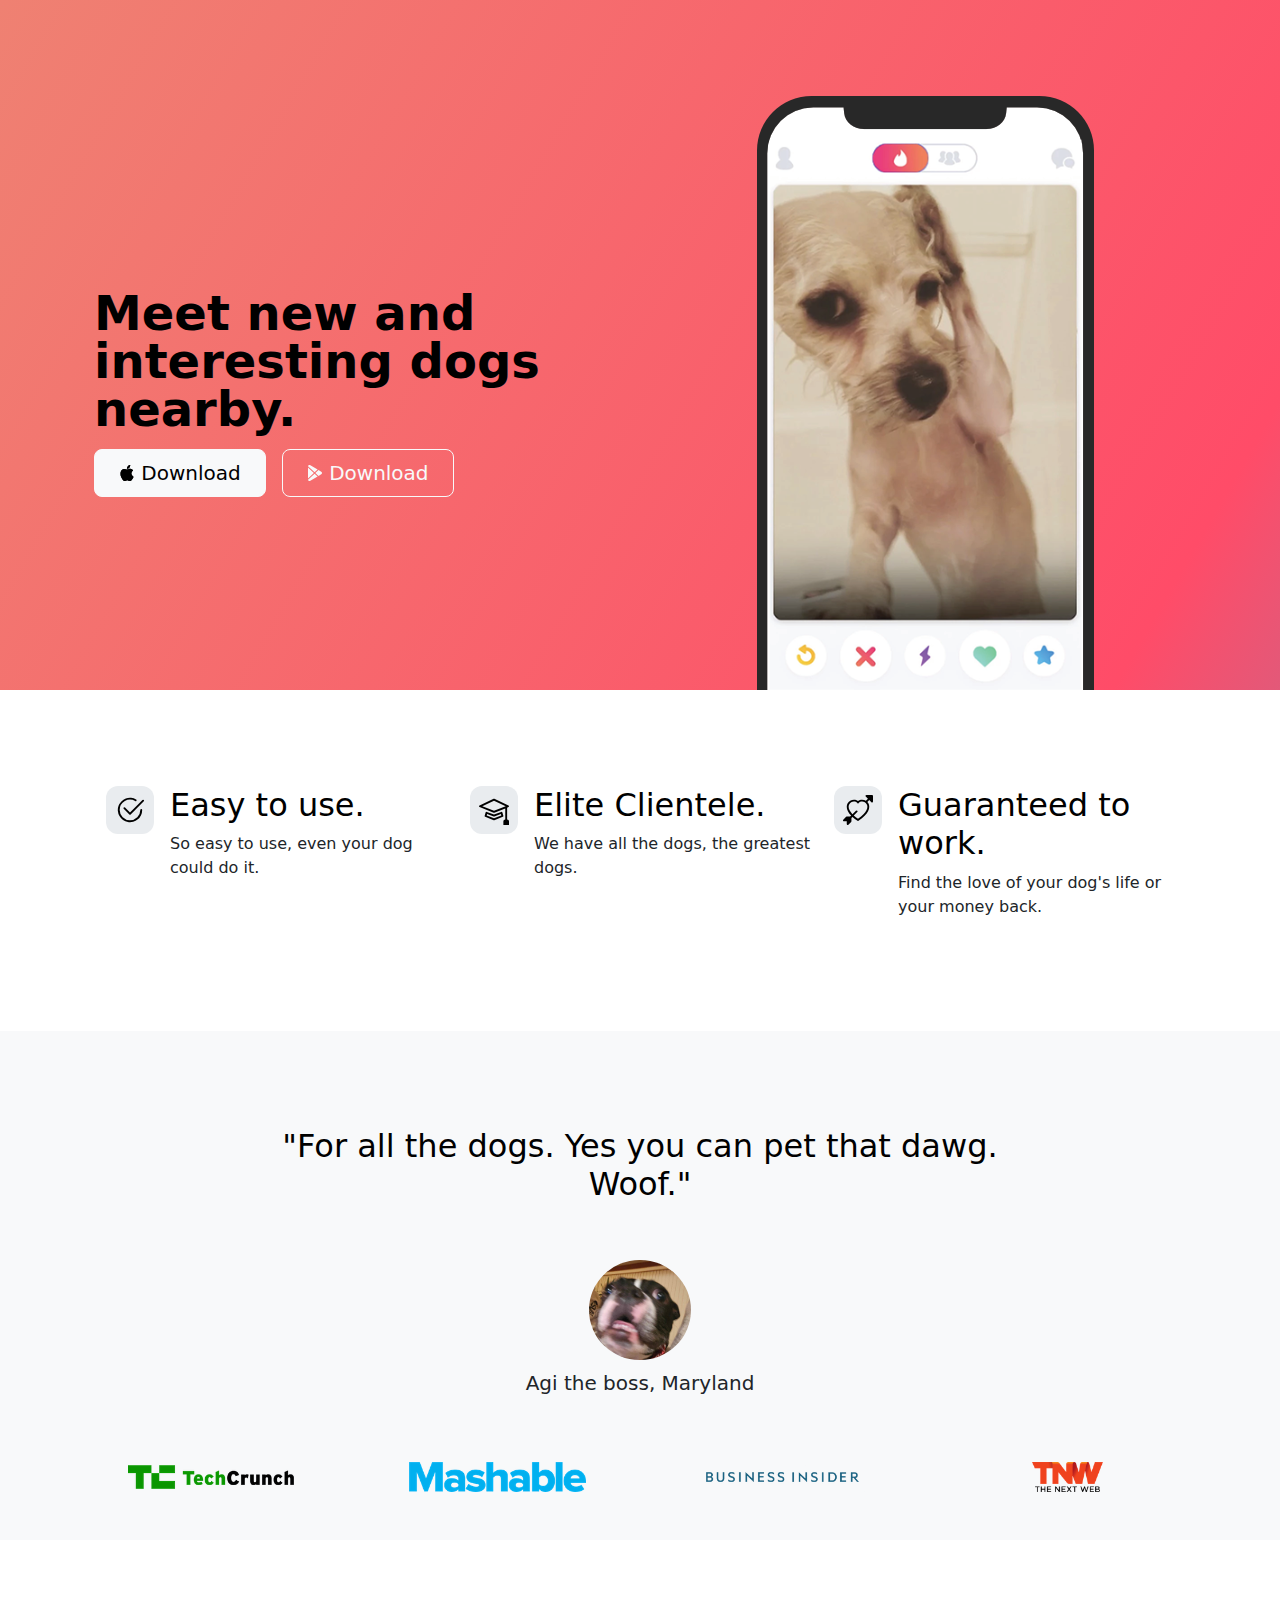
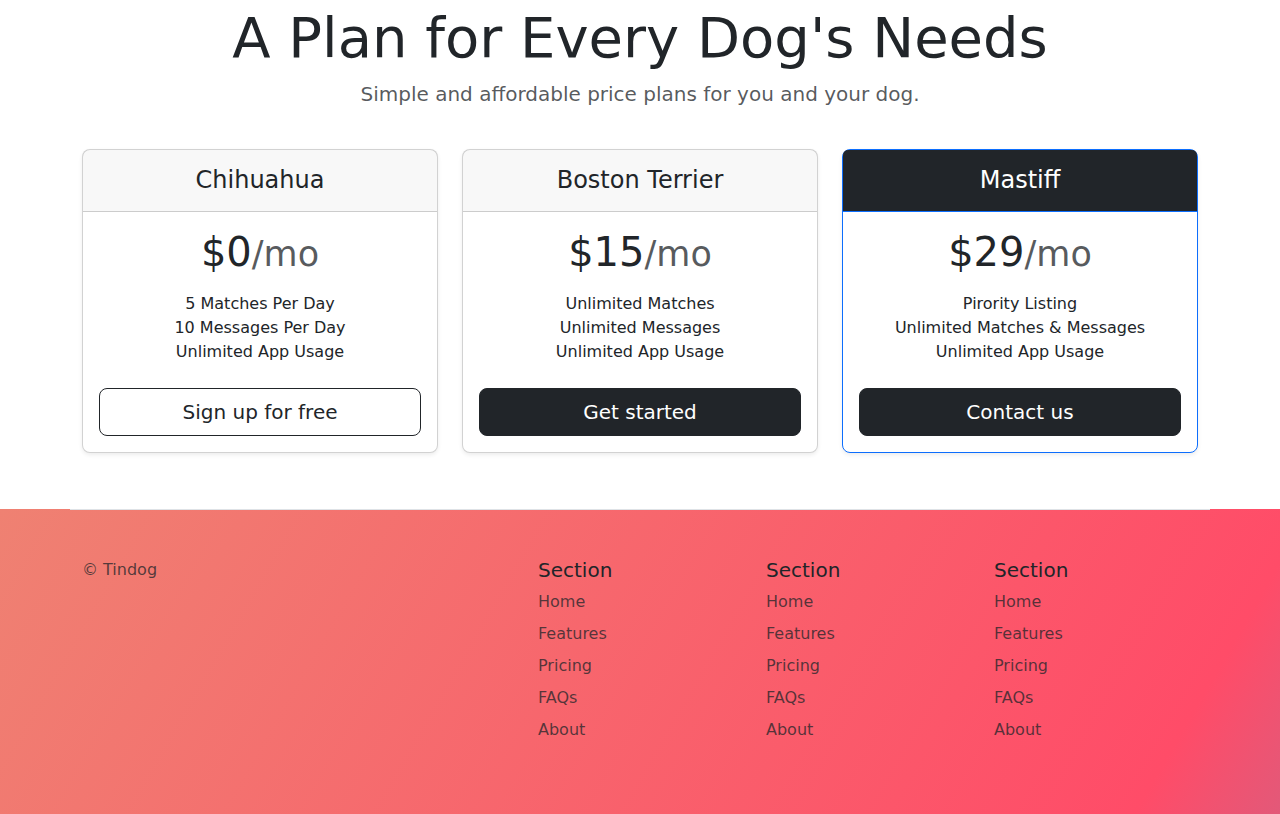
<file: assets/tindog.html>
<!DOCTYPE html>
<html lang="en">

<head>
  <meta charset="UTF-8">
  <meta name="viewport" content="width=device-width, initial-scale=1.0">
  <title>TinDog</title>
  <link rel="stylesheet" href="./css/style.css">
  <link href="https://cdn.jsdelivr.net/npm/bootstrap@5.3.3/dist/css/bootstrap.min.css" rel="stylesheet" integrity="sha384-QWTKZyjpPEjISv5WaRU9OFeRpok6YctnYmDr5pNlyT2bRjXh0JMhjY6hW+ALEwIH" crossorigin="anonymous">
  <script src="https://cdn.jsdelivr.net/npm/bootstrap@5.3.3/dist/js/bootstrap.bundle.min.js" integrity="sha384-YvpcrYf0tY3lHB60NNkmXc5s9fDVZLESaAA55NDzOxhy9GkcIdslK1eN7N6jIeHz" crossorigin="anonymous"></script>
</head>

<body> 

  <!-- Title -->
  <section id="title" class="gradient-background" >
    <div class="container col-xxl-8 px-4 py-5 pb-0 ">
      <div class="row flex-lg-row-reverse align-items-center g-5 py-5 pb-0">
        <div class="col-10 col-sm-8 col-lg-6 ">
          <img src="./images/iphone.png" class="d-block mx-lg-auto img-fluid " alt="Bootstrap Themes" loading="lazy">
        </div>
        <div class="col-lg-6">
          <h1 class="display-5 fw-bold text-body-emphasis lh-1 mb-3">Meet new and interesting dogs nearby.</h1>
            <div class="d-grid gap-2 d-md-flex justify-content-md-start ">
              <button type="button" class="btn btn-primary btn-lg px-4 me-md-2 btn-light ">
                <svg xmlns="http://www.w3.org/2000/svg" width="16" height="16" fill="currentColor"class="bi bi-apple mb-1" viewBox="0 0 16 16">
                  <path d="M11.182.008C11.148-.03 9.923.023 8.857 1.18c-1.066 1.156-.902 2.482-.878 2.516.024.034 1.52.087 2.475-1.258.955-1.345.762-2.391.728-2.43Zm3.314 11.733c-.048-.096-2.325-1.234-2.113-3.422.212-2.189 1.675-2.789 1.698-2.854.023-.065-.597-.79-1.254-1.157a3.692 3.692 0 0 0-1.563-.434c-.108-.003-.483-.095-1.254.116-.508.139-1.653.589-1.968.607-.316.018-1.256-.522-2.267-.665-.647-.125-1.333.131-1.824.328-.49.196-1.422.754-2.074 2.237-.652 1.482-.311 3.83-.067 4.56.244.729.625 1.924 1.273 2.796.576.984 1.34 1.667 1.659 1.899.319.232 1.219.386 1.843.067.502-.308 1.408-.485 1.766-.472.357.013 1.061.154 1.782.539.571.197 1.111.115 1.652-.105.541-.221 1.324-1.059 2.238-2.758.347-.79.505-1.217.473-1.282Z" />
                  <path d="M11.182.008C11.148-.03 9.923.023 8.857 1.18c-1.066 1.156-.902 2.482-.878 2.516.024.034 1.52.087 2.475-1.258.955-1.345.762-2.391.728-2.43Zm3.314 11.733c-.048-.096-2.325-1.234-2.113-3.422.212-2.189 1.675-2.789 1.698-2.854.023-.065-.597-.79-1.254-1.157a3.692 3.692 0 0 0-1.563-.434c-.108-.003-.483-.095-1.254.116-.508.139-1.653.589-1.968.607-.316.018-1.256-.522-2.267-.665-.647-.125-1.333.131-1.824.328-.49.196-1.422.754-2.074 2.237-.652 1.482-.311 3.83-.067 4.56.244.729.625 1.924 1.273 2.796.576.984 1.34 1.667 1.659 1.899.319.232 1.219.386 1.843.067.502-.308 1.408-.485 1.766-.472.357.013 1.061.154 1.782.539.571.197 1.111.115 1.652-.105.541-.221 1.324-1.059 2.238-2.758.347-.79.505-1.217.473-1.282Z" />
                </svg>
              Download
              </button>
              <button type="button" class="btn btn-outline-secondary btn-lg px-4 btn-outline-light">
              <svg xmlns="http://www.w3.org/2000/svg" width="16" height="16" fill="currentColor"class="bi bi-google-play mb-1" viewBox="0 0 16 16">
                <path d="M14.222 9.374c1.037-.61 1.037-2.137 0-2.748L11.528 5.04 8.32 8l3.207 2.96 2.694-1.586Zm-3.595 2.116L7.583 8.68 1.03 14.73c.201 1.029 1.36 1.61 2.303 1.055l7.294-4.295ZM1 13.396V2.603L6.846 8 1 13.396ZM1.03 1.27l6.553 6.05 3.044-2.81L3.333.215C2.39-.341 1.231.24 1.03 1.27Z" />
              </svg>
              Download
              </button>
           </div> 
      </div>
      </div>
    </div>
  </section>

  </section>
  <!-- Features -->
  <section id="features">
    <div class="container">
    <div class="container px-4 py-5" id="hanging-icons">
      <div class="row g-4 py-5 row-cols-1 row-cols-lg-3 ">
        <div class="col d-flex align-items-start">
          <div class="icon-square text-body-emphasis bg-body-secondary d-inline-flex align-items-center justify-content-center fs-4 flex-shrink-0 me-3">
            <svg xmlns="http://www.w3.org/2000/svg" height="30" fill="currentColor" class="bi bi-check2-circle"
              viewBox="0 0 16 16">
<path
                d="M2.5 8a5.5 5.5 0 0 1 8.25-4.764.5.5 0 0 0 .5-.866A6.5 6.5 0 1 0 14.5 8a.5.5 0 0 0-1 0 5.5 5.5 0 1 1-11 0z" />
<path
                d="M15.354 3.354a.5.5 0 0 0-.708-.708L8 9.293 5.354 6.646a.5.5 0 1 0-.708.708l3 3a.5.5 0 0 0 .708 0l7-7z" />
</svg>
          </div>
          <div>
            <h3 class="fs-2 text-body-emphasis">Easy to use.</h3>
            <p>So easy to use, even your dog could do it.</p>
          </div>
        </div>
        <div class="col d-flex align-items-start">
          <div class="icon-square text-body-emphasis bg-body-secondary d-inline-flex align-items-center justify-content-center fs-4 flex-shrink-0 me-3">
            <svg xmlns="http://www.w3.org/2000/svg" height="30" fill="currentColor" class="bi bi-mortarboard" viewBox="0 0 16 16">
              <path d="M8.211 2.047a.5.5 0 0 0-.422 0l-7.5 3.5a.5.5 0 0 0 .025.917l7.5 3a.5.5 0 0 0 .372 0L14 7.14V13a1 1 0 0 0-1 1v2h3v-2a1 1 0 0 0-1-1V6.739l.686-.275a.5.5 0 0 0 .025-.917l-7.5-3.5ZM8 8.46 1.758 5.965 8 3.052l6.242 2.913L8 8.46Z"/>
              <path d="M4.176 9.032a.5.5 0 0 0-.656.327l-.5 1.7a.5.5 0 0 0 .294.605l4.5 1.8a.5.5 0 0 0 .372 0l4.5-1.8a.5.5 0 0 0 .294-.605l-.5-1.7a.5.5 0 0 0-.656-.327L8 10.466 4.176 9.032Zm-.068 1.873.22-.748 3.496 1.311a.5.5 0 0 0 .352 0l3.496-1.311.22.748L8 12.46l-3.892-1.556Z"/>
              </svg>
          </div>
          <div>
            <h3 class="fs-2 text-body-emphasis">Elite Clientele.</h3>
            <p>We have all the dogs, the greatest dogs.</p>
          </div>
        </div>
        <div class="col d-flex align-items-start">
          <div class="icon-square text-body-emphasis bg-body-secondary d-inline-flex align-items-center justify-content-center fs-4 flex-shrink-0 me-3">
            <svg xmlns="http://www.w3.org/2000/svg" height="30" fill="currentColor" class="bi bi-arrow-through-heart"
              viewBox="0 0 16 16"><path fill-rule="evenodd"
                d="M2.854 15.854A.5.5 0 0 1 2 15.5V14H.5a.5.5 0 0 1-.354-.854l1.5-1.5A.5.5 0 0 1 2 11.5h1.793l.53-.53c-.771-.802-1.328-1.58-1.704-2.32-.798-1.575-.775-2.996-.213-4.092C3.426 2.565 6.18 1.809 8 3.233c1.25-.98 2.944-.928 4.212-.152L13.292 2 12.147.854A.5.5 0 0 1 12.5 0h3a.5.5 0 0 1 .5.5v3a.5.5 0 0 1-.854.354L14 2.707l-1.006 1.006c.236.248.44.531.6.845.562 1.096.585 2.517-.213 4.092-.793 1.563-2.395 3.288-5.105 5.08L8 13.912l-.276-.182a21.86 21.86 0 0 1-2.685-2.062l-.539.54V14a.5.5 0 0 1-.146.354l-1.5 1.5Zm2.893-4.894A20.419 20.419 0 0 0 8 12.71c2.456-1.666 3.827-3.207 4.489-4.512.679-1.34.607-2.42.215-3.185-.817-1.595-3.087-2.054-4.346-.761L8 4.62l-.358-.368c-1.259-1.293-3.53-.834-4.346.761-.392.766-.464 1.845.215 3.185.323.636.815 1.33 1.519 2.065l1.866-1.867a.5.5 0 1 1 .708.708L5.747 10.96Z" />
            </svg>
          </div>
        <div>
          <h3 class="fs-2 text-body-emphasis">Guaranteed to work.</h3>
          <p>Find the love of your dog's life or your money back.</p>
          </div>
        </div>
      </div>
    </div>  
    </div>

  </section>
  <!-- Testimonial -->
  <section id="testimonial">
    <div >
      <div class="pt-5 text-center bg-body-tertiary">
        <div class="container py-5">
          <h2 class="text-body-emphasis">"For all the dogs. Yes you can pet that dawg.<br> Woof."</h2>
          <img class="profile-img mt-5 mb-2" src="./images/panis.jpg">
          <p class="col-lg-8 mx-auto lead pb-5">
            Agi the boss, Maryland
          </p>
          <div class="row">
            <div class="col-lg-3 col-sm-12">
              <img src="./images/techcrunch.png" height="30">
            </div>
            <div class="col-lg-3 col-sm-12">
              <img src="./images/mashable.png" height="30">
            </div>
            <div class="col-lg-3 col-sm-12">
              <img src="./images/bizinsider.png" height="30">
            </div>
            <div class="col-lg-3 col-sm-12">
              <img src="./images/tnw.png" height="30">
            </div>
        </div>
      </div>
    </div>
  </section>


  <!-- Pricing -->
  <section id="pricing" class="pt-5 pb-3">
    <header>
      <div class="pricing-header  p-3 pb-md-4 mx-auto text-center">
        <h2 class=" display-4 fw-normal ">A Plan for Every Dog's Needs</h2>
        <p class="fs-5 text-body-secondary">Simple and affordable price plans for you and your dog.</p>
      </div>
    </header>
    <main>
      <div class="container">
      <div class="row row-cols-1 row-cols-md-3 mb-3 text-center">
        <div class="col">
          <div class="card mb-4 rounded-3 shadow-sm">
            <div class="card-header py-3">
              <h4 class="my-0 fw-normal">Chihuahua</h4>
            </div>
            <div class="card-body">
              <h1 class="card-title pricing-card-title">$0<small class="text-body-secondary fw-light">/mo</small></h1>
              <ul class="list-unstyled mt-3 mb-4">
                <li>5 Matches Per Day</li>
                <li>10 Messages Per Day</li>
                <li>Unlimited App Usage</li>
              </ul>
              <button type="button" class="w-100 btn btn-lg btn-outline-primary btn-outline-dark">Sign up for free</button>
            </div>
          </div>
        </div>
        <div class="col">
          <div class="card mb-4 rounded-3 shadow-sm">
            <div class="card-header py-3">
              <h4 class="my-0 fw-normal">Boston Terrier</h4>
            </div>
            <div class="card-body">
              <h1 class="card-title pricing-card-title">$15<small class="text-body-secondary fw-light">/mo</small></h1>
              <ul class="list-unstyled mt-3 mb-4">
                <li>Unlimited Matches</li>
                <li>Unlimited Messages</li>
                <li>Unlimited App Usage</li>
              </ul>
              <button type="button" class="w-100 btn btn-lg btn-primary btn-dark">Get started</button>
            </div>
          </div>
        </div>
        <div class="col">
          <div class="card mb-4 rounded-3 shadow-sm border-primary">
            <div class="card-header py-3 text-bg-primary border-primary text-bg-dark">
              <h4 class="my-0 fw-normal">Mastiff</h4>
            </div>
            <div class="card-body">
              <h1 class="card-title pricing-card-title">$29<small class="text-body-secondary fw-light">/mo</small></h1>
              <ul class="list-unstyled mt-3 mb-4">
                <li>Pirority Listing</li>
                <li>Unlimited Matches & Messages</li>
                <li>Unlimited App Usage</li>
              </ul>
              <button type="button" class="w-100 btn btn-lg btn-primary btn-dark">Contact us</button>
            </div>
          </div>
        </div>
      </div>
    </main>

  </section>
  <!-- Footer -->
  <section id="footer" class="gradient-background" >
    <div class="container">
      <footer class="row row-cols-1 row-cols-sm-2 row-cols-md-5 py-5 border-top">
        <div class="col mb-3">
          <p class="text-body-secondary">© Tindog</p>
        </div>
    
        <div class="col mb-3">
    
        </div>
    
        <div class="col mb-3">
          <h5>Section</h5>
          <ul class="nav flex-column">
            <li class="nav-item mb-2"><a href="#" class="nav-link p-0 text-body-secondary">Home</a></li>
            <li class="nav-item mb-2"><a href="#" class="nav-link p-0 text-body-secondary">Features</a></li>
            <li class="nav-item mb-2"><a href="#" class="nav-link p-0 text-body-secondary">Pricing</a></li>
            <li class="nav-item mb-2"><a href="#" class="nav-link p-0 text-body-secondary">FAQs</a></li>
            <li class="nav-item mb-2"><a href="#" class="nav-link p-0 text-body-secondary">About</a></li>
          </ul>
        </div>
    
        <div class="col mb-3">
          <h5>Section</h5>
          <ul class="nav flex-column">
            <li class="nav-item mb-2"><a href="#" class="nav-link p-0 text-body-secondary">Home</a></li>
            <li class="nav-item mb-2"><a href="#" class="nav-link p-0 text-body-secondary">Features</a></li>
            <li class="nav-item mb-2"><a href="#" class="nav-link p-0 text-body-secondary">Pricing</a></li>
            <li class="nav-item mb-2"><a href="#" class="nav-link p-0 text-body-secondary">FAQs</a></li>
            <li class="nav-item mb-2"><a href="#" class="nav-link p-0 text-body-secondary">About</a></li>
          </ul>
        </div>
    
        <div class="col mb-3">
          <h5>Section</h5>
          <ul class="nav flex-column">
            <li class="nav-item mb-2"><a href="#" class="nav-link p-0 text-body-secondary">Home</a></li>
            <li class="nav-item mb-2"><a href="#" class="nav-link p-0 text-body-secondary">Features</a></li>
            <li class="nav-item mb-2"><a href="#" class="nav-link p-0 text-body-secondary">Pricing</a></li>
            <li class="nav-item mb-2"><a href="#" class="nav-link p-0 text-body-secondary">FAQs</a></li>
            <li class="nav-item mb-2"><a href="#" class="nav-link p-0 text-body-secondary">About</a></li>
          </ul>
        </div>
      </footer>
    </div>

  </section>
</body>

</html>
</file>
<file: assets/css/style.css>
.gradient-background {
  background: linear-gradient(300deg, #00bfff, #ff4c68, #ef8172);
  background-size: 180% 180%;
  animation: gradient-animation 18s ease infinite;
}

@keyframes gradient-animation {
  0% {
    background-position: 0% 50%;
  }
  50% {
    background-position: 100% 50%;
  }
  100% {
    background-position: 0% 50%;
  }
}

.icon-square {
  width: 3rem;
  height: 3rem;
  border-radius: 0.75rem;
}

.profile-img {
  height: 100px;
  border-radius: 50%;
}

.pictureLogo{
height: 30px;
width: 5%;
}
</file>
